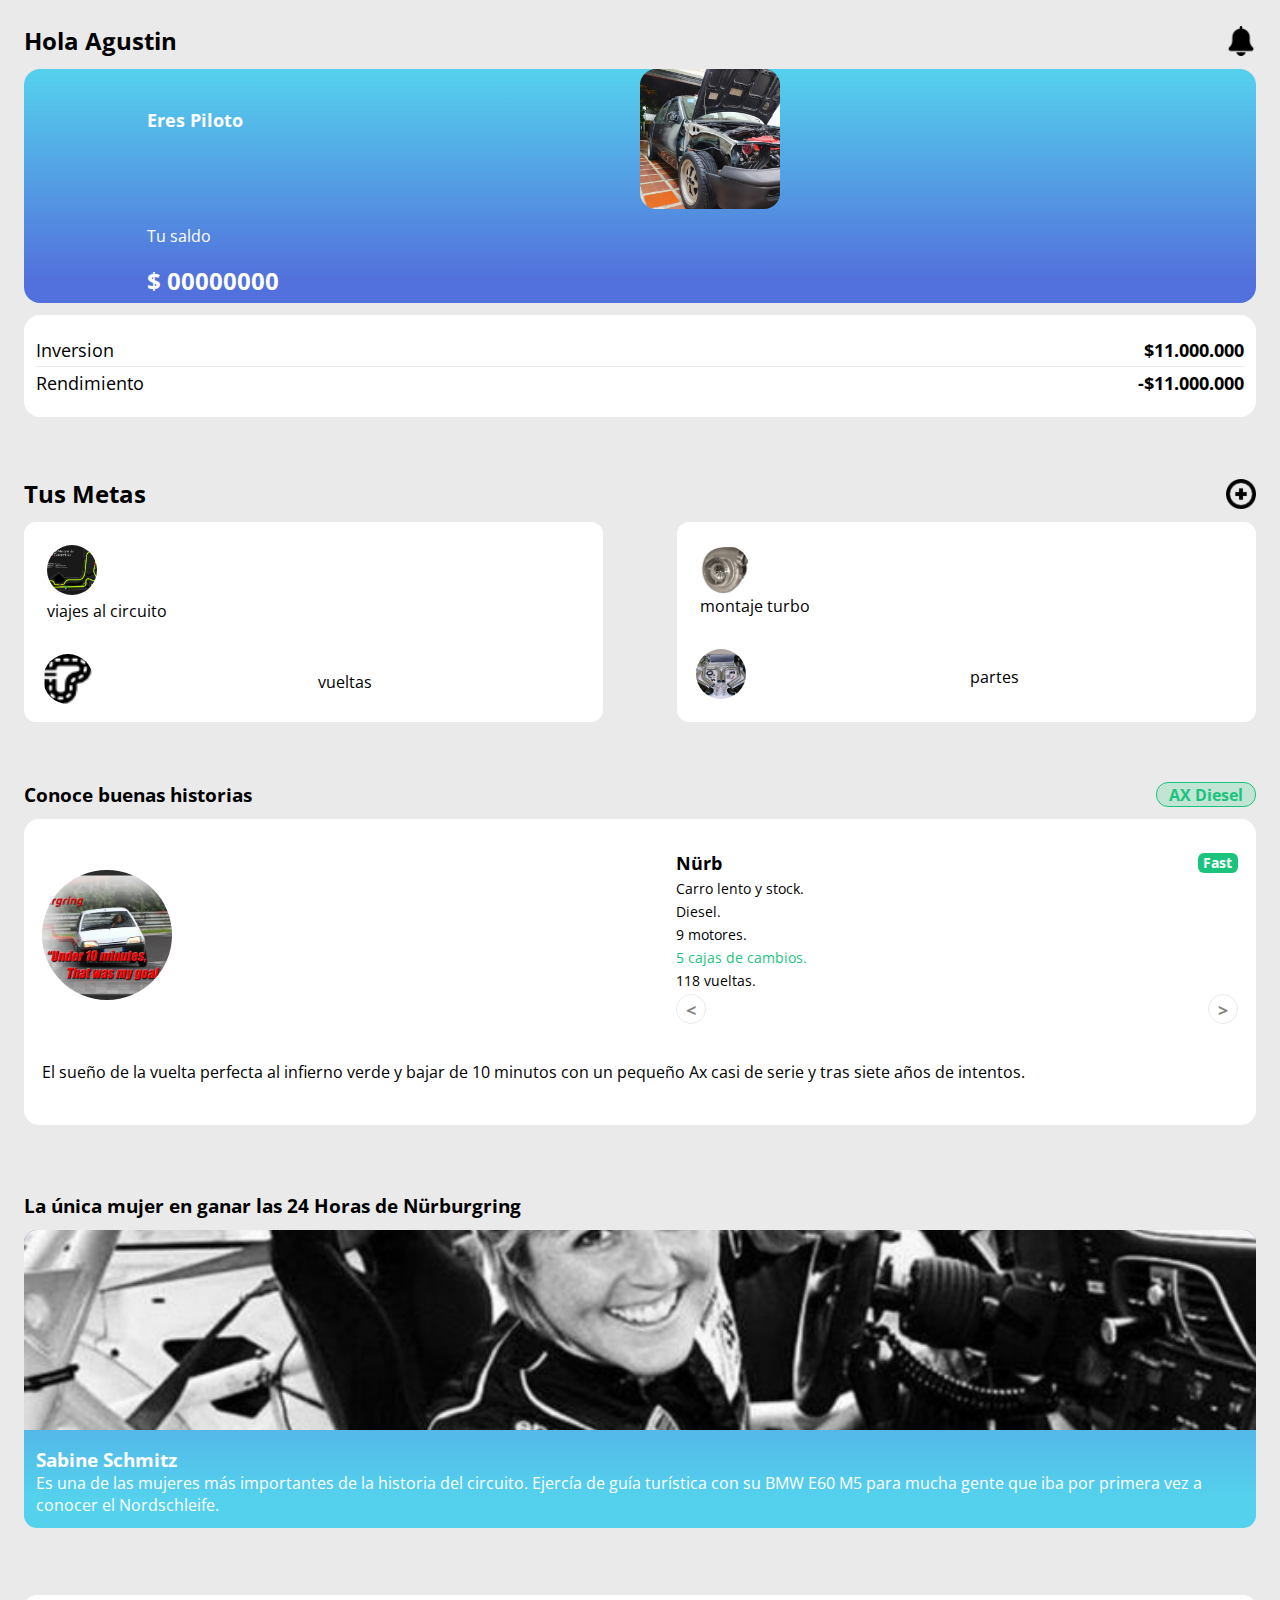
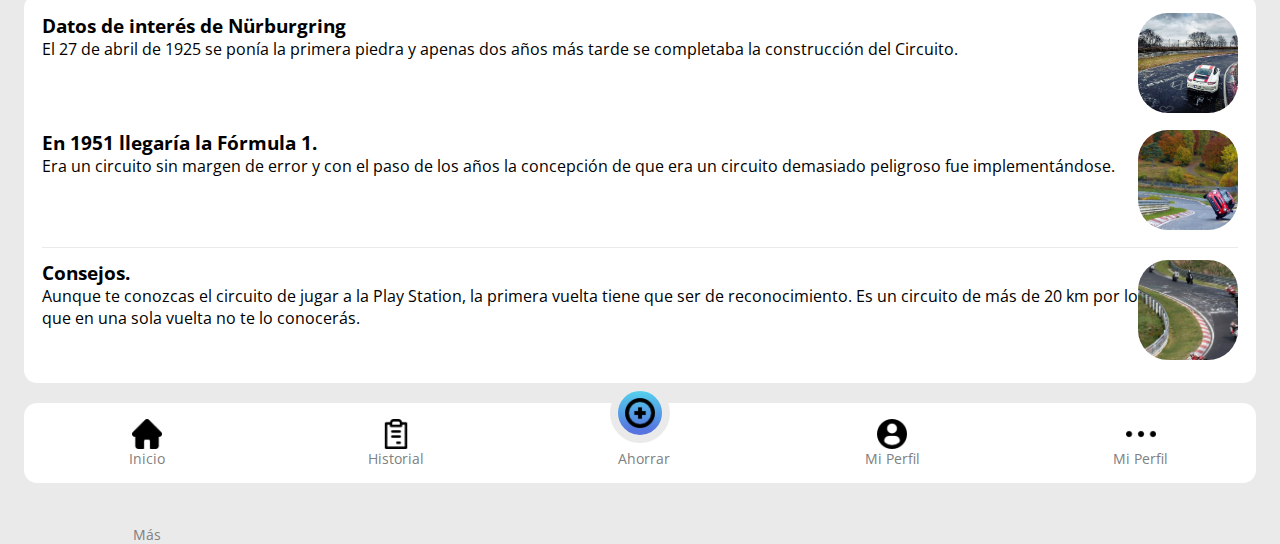
<file: index.html>
<!DOCTYPE html>
<html lang="en">
<head>
	<meta charset="UTF-8">
	<meta http-equiv="X-UA-Compatible" content="IE=edge">
	<meta name="viewport" content="width=device-width, initial-scale=1.0">
	<link rel="preconnect" href="https://fonts.gstatic.com">
	<link href="https://fonts.googleapis.com/css2?family=Open+Sans:wght@300&display=swap" rel="stylesheet">
	<link rel="stylesheet" href="style.css">
	<title>Proyecto4</title>
</head>
<body>
	<main>

		<section class="resumen">
			<div class="usuario">
				<h2>
					Hola Agustin
				</h2>
				<i></i>
			</div>
			<div class="informacion">
				<span>
					Eres Piloto
				</span>
				<div class="imagen">
					<img src="./assets/img/swifto.jpeg" alt="">
				</div>
				<span>
					Tu saldo
				</span>
				<h2>$ 00000000</h2>
			</div>
			<div class="rendimiento">
				<div class="inversion">
					<span>
						Inversion
					</span>
					<span>
						$11.000.000
					</span>
				</div>
				<hr>
				<div class="rendi">
					<span>
						Rendimiento
					</span>
					<span>
						-$11.000.000
					</span>
				</div>
			</div>
		</section>

		<section class="metas">
			<div class="met">
				<h2>
					Tus Metas
				</h2>
				<i></i>
			</div>
			
			<div class="misMetas">
				<div class="viajes">
					<div>
						<div class="imagenCircuito">
							<img src="./assets/img/toca.jpg" alt="">
						</div>
						<span>
							viajes al circuito
						</span>
					</div>
					<hr class="separador">
					<div>
						<div class="numeroVueltas">
							<img src="./assets/icons/006-circuit.png" alt="">

						</div>
						<span>
							vueltas
						</span>
					</div>
				</div>
	
				<div class="turbo">
					<div>
						<div class="imagenTurbo">
							<img src="./assets/img/turbo.jpg" alt="">

						</div>
						<span>
							montaje turbo
						</span>
					</div>
					<hr class="separador">
					<div>
						<div class="partes">
							<img src="./assets/img/kit-turbo.jpg" alt="">

	
						</div>
						<span>
							partes
						</span>
					</div>
				</div>
			</div>


		</section>

		<section class="portafolio">
			<div class="porta">
				<h3>
				Conoce buenas historias
				</h3>
				<a href="#">AX Diesel</a>
			</div>
			<div>
				<div>
					<img src="./assets/img/citroenax-nurb.jpg" alt="">
				</div>
				<div>
					<div class="spa">
						<span>Nürb</span>
						<a href="#">Fast</a>
					</div>
					<p>Carro lento y stock.</p>
					<p>Diesel.</p>
					<a href="#">9 motores.</a>
					<a href="#">5 cajas de cambios.</a>
					<a href="#">118 vueltas.</a>
					<div class="flecha">
					<a href="#"><</a>
					<a href="#">></a>
				</div>
				</div>
				<p>El sueño de la vuelta perfecta al infierno verde y bajar de 10 minutos con un pequeño Ax casi de serie y tras siete años de intentos.</p>
			</div>
		</section>

		<section class="ahorro">
			<div class="aho">
				<h3>
					La única mujer en ganar las 24 Horas de Nürburgring
				</h3>
			</div>
			<div>
				<div class="imagen">
					<img src="./assets/img/Sabine-nurb.jpg" alt="">
				</div>
				<div class="info">
					<h3>Sabine Schmitz</h3>
					<p>Es una de las mujeres más importantes de la historia del circuito. Ejercía de guía turística con su BMW E60 M5 para mucha gente que iba por primera vez a conocer el Nordschleife.</p>
				</div>
			</div>
		</section>

		<section class="recomendacion">
			<div>
				<div>
					<h3>Datos de interés de Nürburgring</h3>
					<p>El 27 de abril de 1925 se ponía la primera piedra y apenas dos años más tarde se completaba la construcción del Circuito.</p>
				</div>
				<div>
					<img src="./assets/img/porsche-nurb.jpg" alt="">

				</div>
			</div>
			<div>
				<div>
					<h3>En 1951 llegaría la Fórmula 1.</h3>
					<p>Era un circuito sin margen de error y con el paso de los años la concepción de que era un circuito demasiado peligroso fue implementándose.</p>
				</div>
				<div>
					<img src="./assets/img/mini-two-wheeled-lap.jpg" alt="">

				</div>
			</div>
			<hr/>
			<div>
				<div>
					<h3>Consejos.</h3>
					<p>Aunque te conozcas el circuito de jugar a la Play Station, la primera vuelta tiene que ser de reconocimiento. Es un circuito de más de 20 km por lo que en una sola vuelta no te lo conocerás.</p>
				</div>
				<div>
					<img src="./assets/img/nurburgring-bike.jpg" alt="">

				</div>
			</div>
		</section>

	</main>
	<footer>
		<div class="opciones">
			<div>
				<i></i>
				<a href="#">inicio</a>
			</div>

			<div>
				<i></i>
				<a href="#">historial</a>
			</div>

			<div>
				<span>&nbsp;</span>
				<a href="#">ahorrar</a>
			</div>

			<div>
				<i>icon</i>
				<a href="#">mi perfil</a>
			</div>

			<div>
				<i></i>
				<a href="#">mi perfil</a>
			</div>

			<div>
				<i></i>
				<a href="#">m&aacute;s</a>
			</div>
		</div>
		<div class="plus">
			<i>icon</i>
		</div>
	</footer>
</body>
</html>
</file>
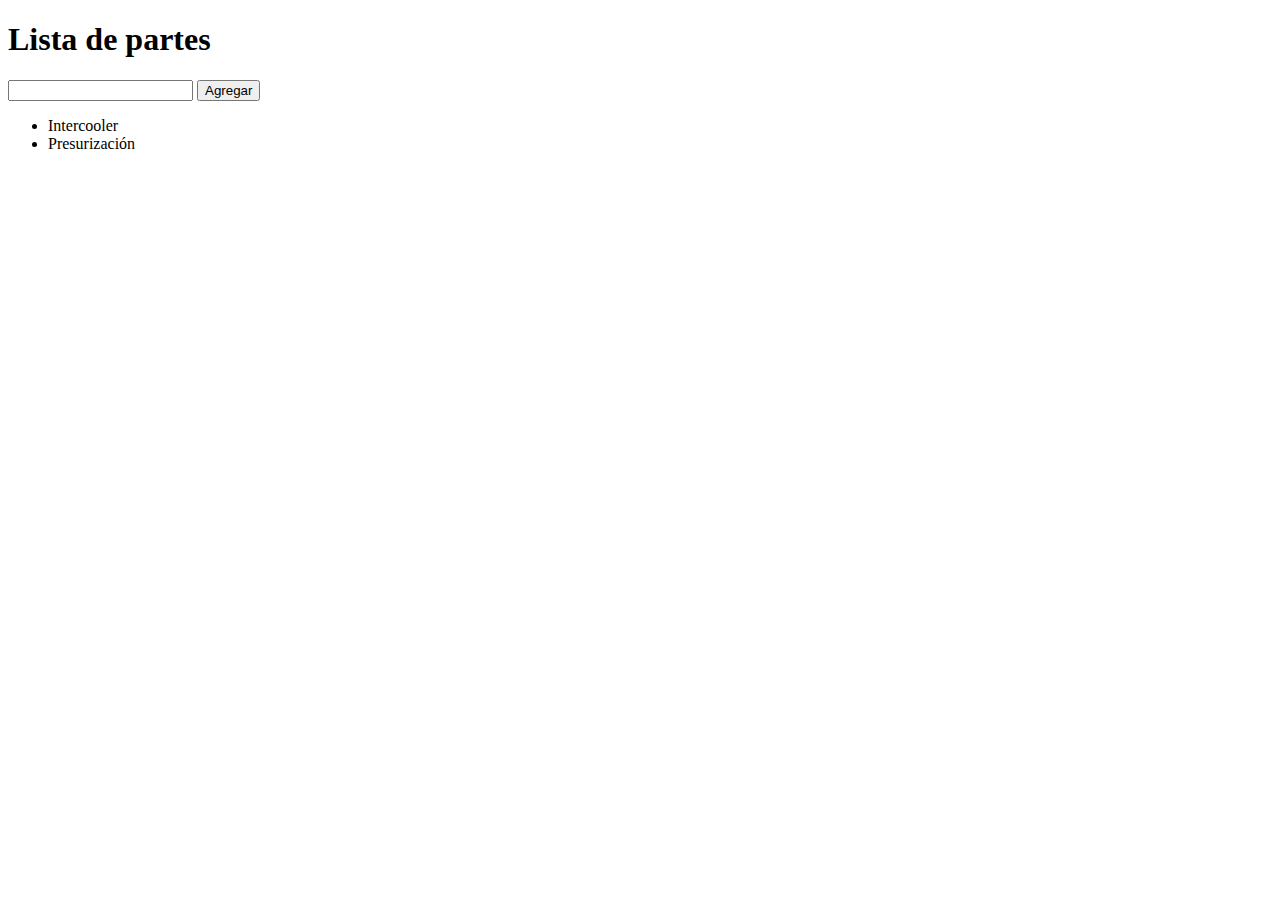
<file: js.html>
<!DOCTYPE html>
<html lang="en">
<head>
    <meta charset="UTF-8">
    <meta http-equiv="X-UA-Compatible" content="IE=edge">
    <meta name="viewport" content="width=device-width, initial-scale=1.0">
    <title>proyecto4</title>
</head>
<body>
    <h1>Lista de partes</h1>

<input type="text" id="input">
<button id="boton">Agregar</button>
<ul>
    <li>Intercooler</li>
    <li>Presurización</li>
</ul>
    <script>
        function holamundo(){
            console.log("hola mundo");
        }
        holamundo();
       
        let usuariolog = "agustin"
        let contraseñalog = "1234"
        
        let usuarioprompt = prompt("ingrese usuario");
        let contraseñaprompt = prompt("ingrese contraseña");
        function Iniciarsesion(usuario,contraseña){
            if (usuarioprompt === usuariolog && contraseñaprompt === contraseñalog) {
               alert("salu2")
            } else {
                alert("try again");
            }      
        }
        Iniciarsesion();
        let boton = document.getElementById('boton');
let input = document.getElementById('input');
let ul = document.querySelector('ul');

boton.addEventListener('click', function(){
    if (input.value.length > 0) {
        let li = document.createElement('li');
        li.appendChild(document.createTextNode(input.value));
        ul.appendChild(li);
        input.value = '';
        let botonEliminar = document.createElement('button');
        botonEliminar.appendChild(document.createTextNode('Eliminar'));
        botonEliminar.onclick = Eliminar;
        li.appendChild(botonEliminar);
    } 
})

function Eliminar(e) {
    e.target.parentNode.remove();
}







    </script>
</body>
</html>
</file>
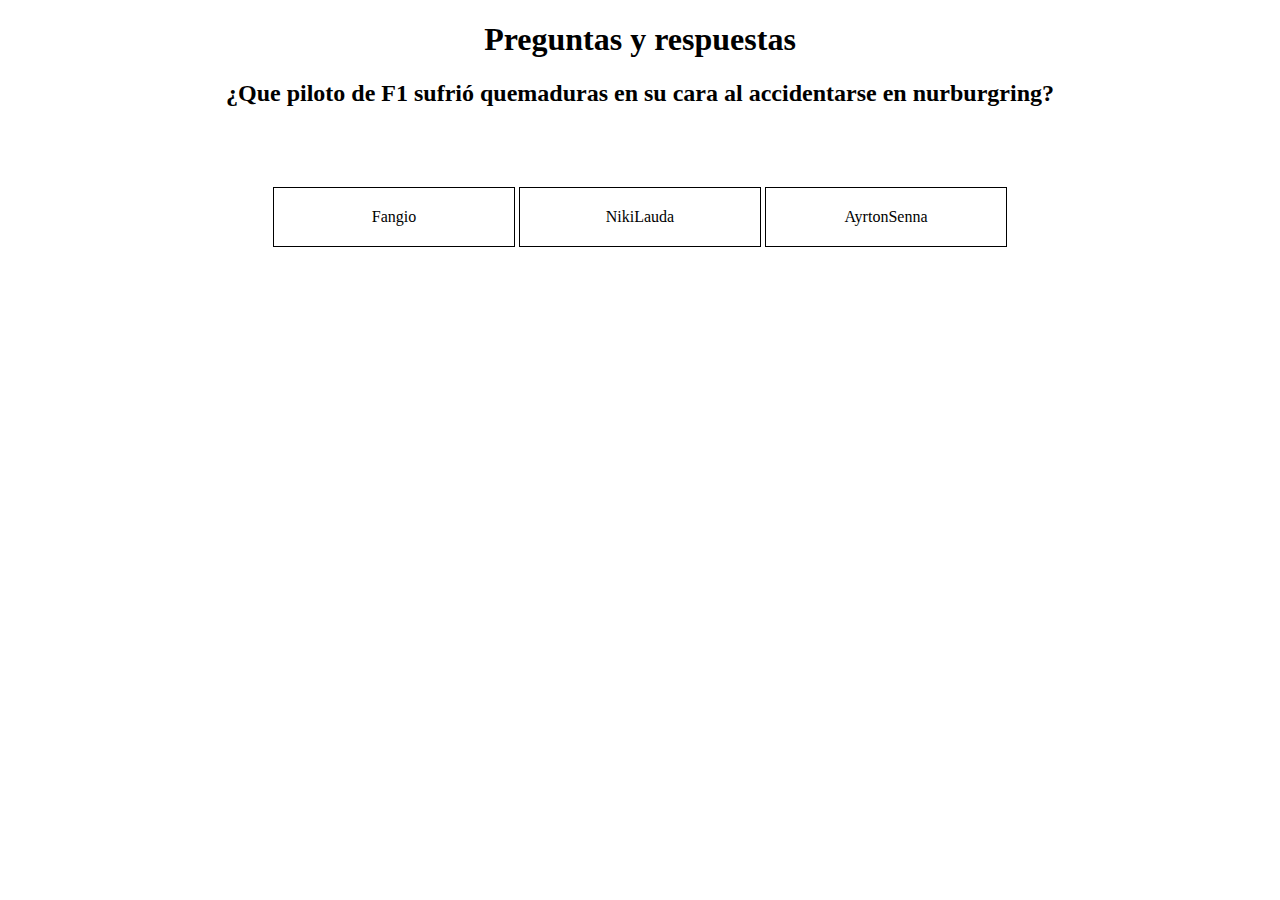
<file: preguntas.html>
<!DOCTYPE html>
<html lang="en">
<head>
    <meta charset="UTF-8">
    <meta name="viewport" content="width=device-width, initial-scale=1.0">
    <meta http-equiv="X-UA-Compatible" content="ie=edge">
    <title>Preguntas</title>
    <link rel="stylesheet" href="./estiludos.css">
</head>
<body>
    

<h1>Preguntas y respuestas</h1>
<div class="pregunta" id="uno">
    <h2>¿Que piloto de F1 sufrió quemaduras en su cara al accidentarse en nurburgring?</h2>
    <div id="correcto">CORRECTO!</div>
    <div id="incorrecto">INCORRECTO!</div>
    <a href="" id="Fangio">Fangio</a>
    <a href="" id="NikiLauda">NikiLauda</a>
    <a href="" id="AyrtonSenna">AyrtonSenna</a>
</div>

<div class="pregunta" id="dos">
    <h2>¿En que pais esta el circuito Nurburgring?</h2>
    <div id="correcto2">CORRECTO!</div>
    <div id="incorrecto2">INCORRECTO!</div>
    <a href="" id="Alemania">Alemania</a>
    <a href="" id="España">España</a>
    <a href="" id="Francia">Francia</a>
</div>

<script src="./preguntas.js"></script>
</body>
</html>
</file>
<file: style.css>
* {
	border: 0;
	padding: 0;
	margin: 0;
	box-sizing: border-box;
	font-family: 'Open Sans', sans-serif;
}

:root {
	--color-primary: #293b5f;
	--color-secondary: #47597e;
	--color-tertiary: #b2ab8c;
	--color-cuarto: #54d1ed;
	--color-fondo: #ebeaea;
}

body {
	padding: 24px;
	background-color: var(--color-fondo);
}

main {
	display: flex;
	gap: 60px;
	flex-direction: column;
}

main > section.resumen {
	display: flex;
	flex-direction: column;
	justify-content: center;
	gap: 12px;
}

main > section.resumen > div.usuario {
	display: flex;
	justify-content: space-between;
	align-items: center;
}

main > section.resumen > div.usuario > i,
main > section.metas > div.met > i {
	width: 30px;
	height: 30px;
	object-fit: cover;
}
/* icono usuario */
main > section.resumen > div.usuario > i {
	content: url("./assets/icons/004-bell.png");
}

/* icono metas */
main > section.metas > div.met > i {
	content: url("./assets/icons/001-boton-circular-plus.png");
}


main > section.resumen > div.informacion {
	width: 100%;
	display: grid;
	grid-template: repeat(6, 39px) / repeat(10, 10%);
	border-radius: 16px;
	color: white;
	background-blend-mode: multiply;
	background: linear-gradient(180deg, #54D1ED 0%, rgba(44, 82, 216, 0.8) 90%);
}

main > section.resumen > div.informacion > span:nth-child(1) {
	grid-area: 2 / 2 / span 2 / span 2;
	font-size: 18px;
	line-height: 24px;
	font-weight: bold;
}

main > section.resumen > div.informacion > div.imagen {
	grid-area: 1 / 6 / span 2 / span 4;
	height: 140px;
	width: 140px;

}
main > section.resumen > div.informacion > div.imagen > img {
	width: 100%;
	height: 140px;
	object-fit: cover;
	border-radius: 16px;
}


main > section.resumen > div.informacion > span:nth-child(3) {
	grid-area: 5 / 2 / span 2 / span 4;

}

main > section.resumen > div.informacion > h2 {
	grid-area: 6 / 2 / span 2 / span 5;
}

main > section.resumen > div.rendimiento {
	display: flex;
	flex-direction: column;
	padding: 12px;
	background-color: white;
	height: 102px;
	border-radius: 16px;
	justify-content: center;
	gap: 4px;
	font-size: 18px;
}

main > section.resumen > div.rendimiento > div.inversion {
	display: flex;
	justify-content: space-between;
}

main > section.resumen > div.rendimiento > div.inversion >span:nth-child(2) {
	font-weight: bold;
}

main > section.resumen > div.rendimiento > div.rendi {
	display: flex;
	justify-content: space-between;
}

main > section.resumen > div.rendimiento > div.rendi >span:nth-child(2) {
	font-weight: bold;
}

main > section.resumen > div.rendimiento > hr {
	border-bottom: 0.2px solid var(--color-fondo);
}


main > section.metas {
	display: flex;
	flex-direction: column;
	justify-content: center;
	gap: 12px;
}

main > section.metas > div.met {
	display: flex;
	justify-content: space-between;
	align-items: center;
}

main > section.metas > div.misMetas {
	display: grid;
	width: 100%;
	grid-template: 200px / 47% 47%;
	column-gap: 6%;
}

main > section.metas > div.misMetas > div.viajes,
main > section.metas > div.misMetas > div.turbo {
	display: flex;
	border-radius: 12px;
	flex-direction: column;
	gap: 8px;
	padding: 15px;
	background-color: white;
}

main > section.metas > div.misMetas > div.viajes > div:nth-child(1),
main > section.metas > div.misMetas > div.turbo > div:nth-child(1),
main > section.metas > div.misMetas > div.viajes > div:nth-child(3),
main > section.metas > div.misMetas > div.turbo > div:nth-child(3)
  {
	display: flex;
	flex-direction: column;
	padding: 8px;
}


main > section.metas > div.misMetas > div.viajes > div:nth-child(1) > div.imagenCircuito  > img,
main > section.metas > div.misMetas > div.turbo > div:nth-child(1) > div.imagenTurbo  > img
 {
	width: 50px;
	height: 50px;
	object-fit: cover;
	border-radius: 100%;

}

main > section.metas > div.misMetas > div.viajes > div:nth-child(3),
main > section.metas > div.misMetas > div.turbo > div:nth-child(3) {
	display: grid;
	grid-template: auto / 50% 50% ;
	gap: 8px;
	align-items: center;
	justify-content: center;
}

main > section.metas > div.misMetas > div.viajes > div:nth-child(3) > div.numeroVueltas > img,
main > section.metas > div.misMetas > div.turbo > div:nth-child(3) > div.partes > img {
	width: 50px;
	height: 50px;
	object-fit: cover;
	border-radius: 100%;
}


main > section.metas > div.misMetas > div.turbo > div:nth-child(1) {
	display: flex;
	flex-direction: column;
	padding: 8px;
}


main > section.metas > div.misMetas > div.turbo > div:nth-child(1) > div.imagenTurbo {
	width: 50px;
	height: 50px;
	object-fit: cover;

}

main > section.portafolio {
	display: flex;
	flex-direction: column;
	justify-content: center;
	gap: 12px;
}

main > section.portafolio > div.porta {
	display: flex;
	justify-content: space-between;
	align-items: center;
}

main > section.portafolio > div.porta > a {
	border: 1px solid #1bc47d;
	width: 100px;
	border-radius: 12px;
	height: 25px;
	line-height: 25px;
	text-align: center;
	text-decoration: none;
	color: #1bc47d;
	font-weight: bold;
	background-color: rgba(97, 214, 165, 0.3);
}

main > section.portafolio > div:nth-child(2) {
	display: grid;
	grid-template: 200px 70px / 47% 47%;
	column-gap: 6%;
	border-radius: 15px;
	background-color: white;
	align-items: center;
	padding: 18px;
}

main > section.portafolio > div:nth-child(2) > div:nth-child(1) > img {
	width: 130px;
	height: 130px;
	object-fit: cover;
	border-radius: 100%;
}

main > section.portafolio > div:nth-child(2) > p {
	grid-area: 2 / 1 / span 1 / span 2;
}

main > section.portafolio > div:nth-child(2) > div:nth-child(2) {
	width: 100%;
	display: flex;
	flex-direction: column;
	font-size: 14px;
	gap: 4px;
}

main > section.portafolio > div:nth-child(2) > div:nth-child(2) > a {
	text-decoration: none;
	color: black;
}


main > section.portafolio > div:nth-child(2) > div:nth-child(2) > a:nth-child(5) {
	color: #1bc47d;
}

main > section.portafolio > div:nth-child(2) > div:nth-child(2) > div {
	display: flex;
	justify-content: space-between;
	font-size: 18px;
	align-items: center;
	font-weight: bold;
}

main > section.portafolio > div:nth-child(2) > div:nth-child(2) > div:nth-child(1)  > a {
	text-decoration: none;
	color: white;
	border-radius: 6px;
	width: 40px;
	height: 20px;
	line-height: 20px;
	background-color: #1bc47d;
	font-size: 14px;
	text-align: center;
}

main > section.portafolio > div:nth-child(2) > div:nth-child(2) > div.flecha  > a {
	width: 30px;
	border: 0.5px solid var(--color-fondo);
	height: 30px;
	border-radius: 100%;
	text-align: center;
	text-decoration: none;
	line-height: 30px;
	color: gray
}

main > section.ahorro {
	display: flex;
	flex-direction: column;
	justify-content: center;
	gap: 12px;
	height: 350px;
}

main > section.ahorro > div:nth-child(2) {
	display: flex;
	background: linear-gradient(180deg, rgba(44, 82, 216, 0.8) 0%, #54D1ED 90%);
	flex-direction: column;
	border-radius: 13px;
}
main > section.ahorro > div:nth-child(2) > div.imagen {
	position: relative;
}
main > section.ahorro > div:nth-child(2) > div.imagen > img {
	width: 100%;
	height: 200px;
	border-top-left-radius: 13px;
	border-top-right-radius: 13px;
	object-fit: cover;
}

main > section.ahorro > div:nth-child(2) > div.info {
	color: white;
	padding: 12px;
}


main > section.recomendacion {
	display: flex;
	flex-direction: column;
	justify-content: center;
	gap: 12px;
	background-color: white;
	padding: 18px;
	border-radius: 13px;
}

main > section.recomendacion > hr {
	border-bottom: 0.1px solid var(--color-fondo);
}

main > section.recomendacion > div {
	display: flex;
	justify-content: space-between;
}

main > section.recomendacion > div > div:nth-child(2) > img{
	object-fit: cover;
	width: 100px;
	height: 100px;
	border-radius: 30px;
}

footer {
	display:  grid;
	grid-template: 20px 80px / auto 60px auto;
}
footer > div.opciones{
	grid-area: 2 / 1 / span 1 / span 3;
	background-color: white;
	width: 100%;
	display: grid;
	align-items: center;
	grid-template: 80px / repeat(5, calc(100% / 5));
	gap: 2px;
	border-radius: 13px;
}

footer > div.opciones > div {
	display: flex;
	flex-direction: column;
	justify-content: center;
	align-items: center;
}

footer > div.opciones > div:nth-child(1) > i{
	color: #54D1ED;
}

footer > div.opciones > div > i{
	width: 40px;
	height: 40px;
	text-align: center;
	line-height: 40px;
}

footer > div.opciones > div > a{
	text-decoration: none;
	font-size: 14px;
	color:  gray;
	text-transform: capitalize;
}


footer > div.opciones > div > span{
width: 30px;
	height: 30px;
}

footer > div.opciones > div:nth-child(3) {
	display: flex;
	justify-content: flex-end;
}

footer > div.plus {
	width: 80px;
	height: 80px;
	border: 8px solid var(--color-fondo);
	display: flex;
	align-items: center;
	justify-content: center;
	background: linear-gradient(180deg, #54D1ED 0%, rgba(44, 82, 216, 0.8) 90%);
	color: white;
	height: 60px;
	width: 100%;
	grid-area: 1 / 2 / span 1 / span 1;
	border-radius: 100%;

}


/* inicio */
footer > div.opciones > div:nth-child(1) > i{
	width: 30px;
	height: 30px;
	content: url("./assets/icons/home.png");
	object-fit: cover;
}

/* historial */
footer > div.opciones > div:nth-child(2) > i{
	width: 30px;
	height: 30px;
	content: url("./assets/icons/002-historial-medico.png");
	object-fit: cover;
}

/* perfil */
footer > div.opciones > div:nth-child(4) > i{
	width: 30px;
	height: 30px;
	content: url("./assets/icons/003-profile-user.png");
	object-fit: cover;
}

/* mas */
footer > div.opciones > div:nth-child(5) > i{
	width: 30px;
	height: 30px;
	content: url("./assets/icons/005-more.png");
	object-fit: cover;
}



/* plus icono del centro */
footer > div.plus > i {
	width: 30px;
	height: 30px;
	content: url("./assets/icons/001-boton-circular-plus.png");
	object-fit: cover;
}
</file>
<file: estiludos.css>
body {
    font-family: 'Roboto';
    text-align: center
    }
    
    h2 {
    margin-bottom: 80px;
    }
    
    .pregunta a {
    text-decoration: none;
    color: #000;
    border: 1px solid #000;
    padding: 20px;
    width: 200px !important;
    display: inline-block;
    transition: 0.4s;
    }
    
    .pregunta a:hover {
    background: #000;
    transition: 0.4s;
    color: #fff;
    }
    
    #dos {
    display: none;
    }
    
    #correcto, #correcto2, #incorrecto, #incorrecto2 {
    display: none;
    font-weight: bold;
    font-size: 30px;
    margin-bottom: 40px;
    }
    
    #correcto, #correcto2 {
    color: green;
    }
    
    #incorrecto, #incorrecto2 {
    color: red;
    }
</file>
